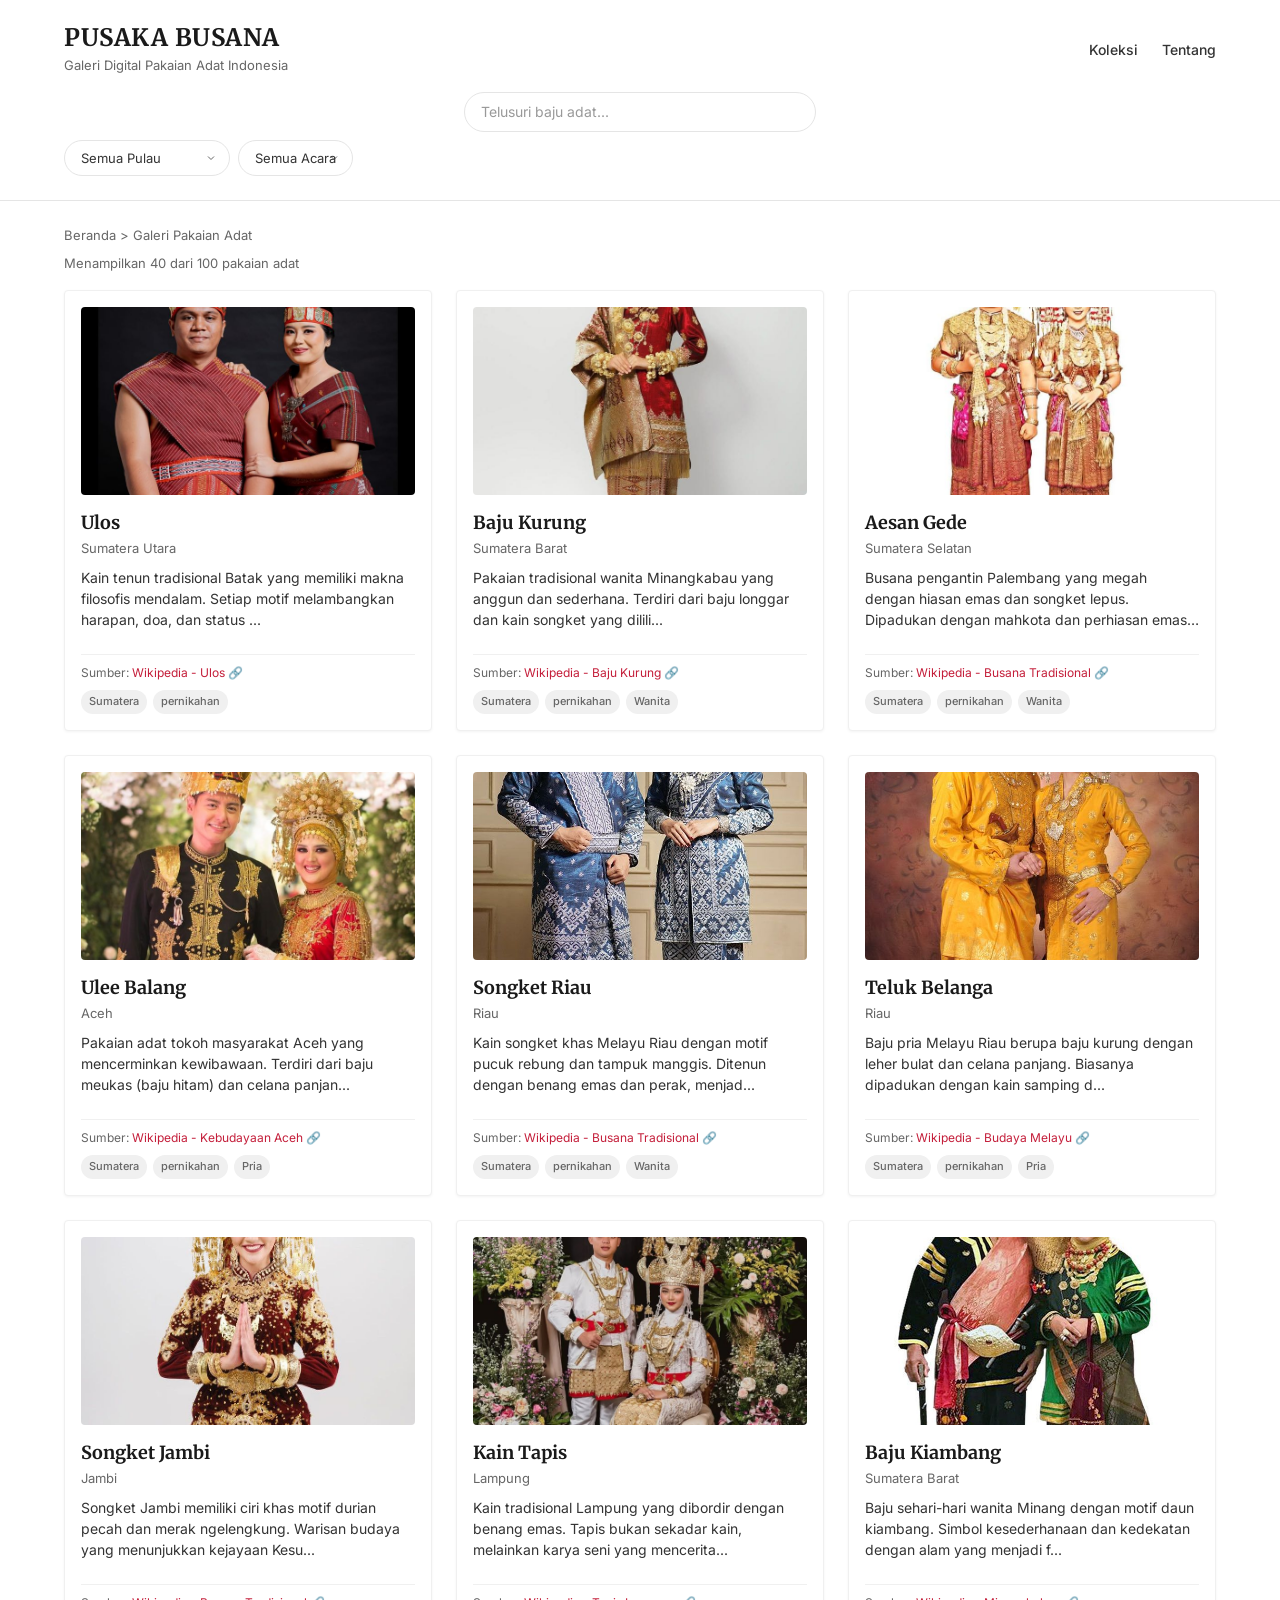
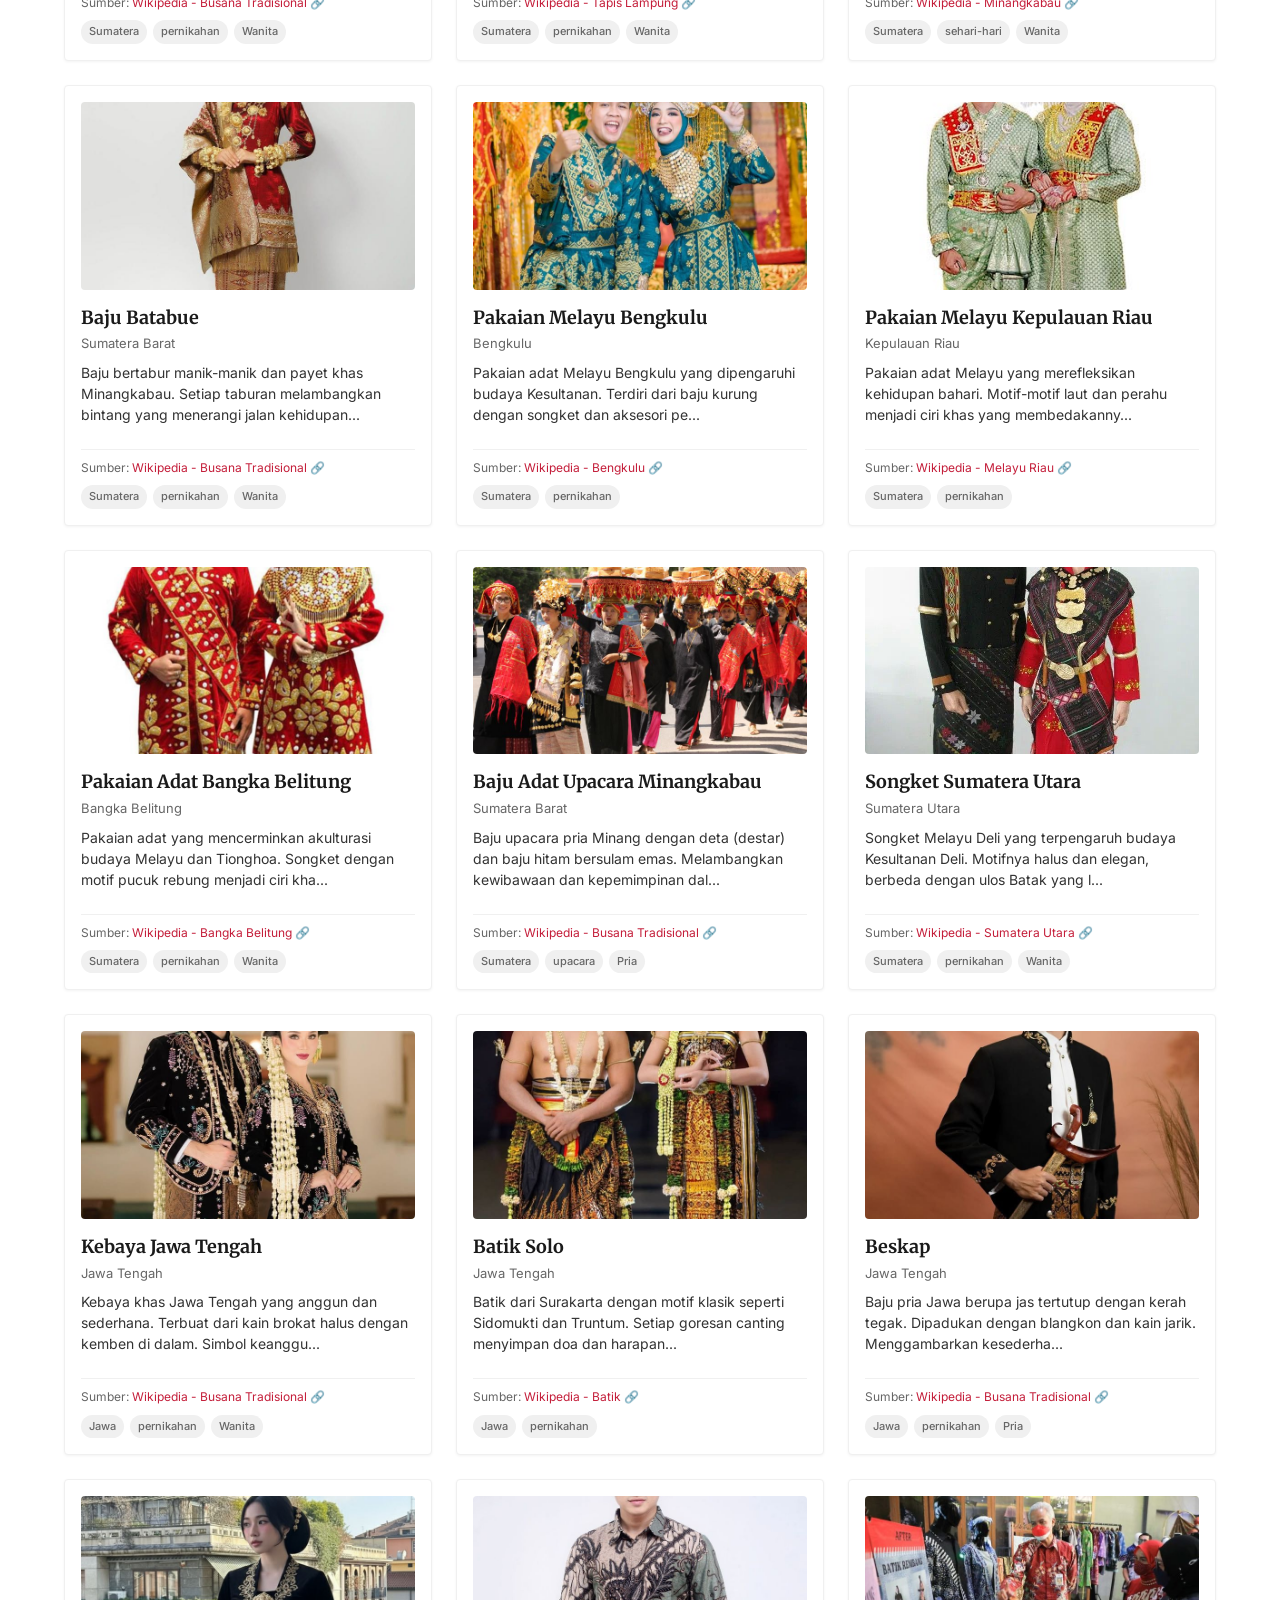
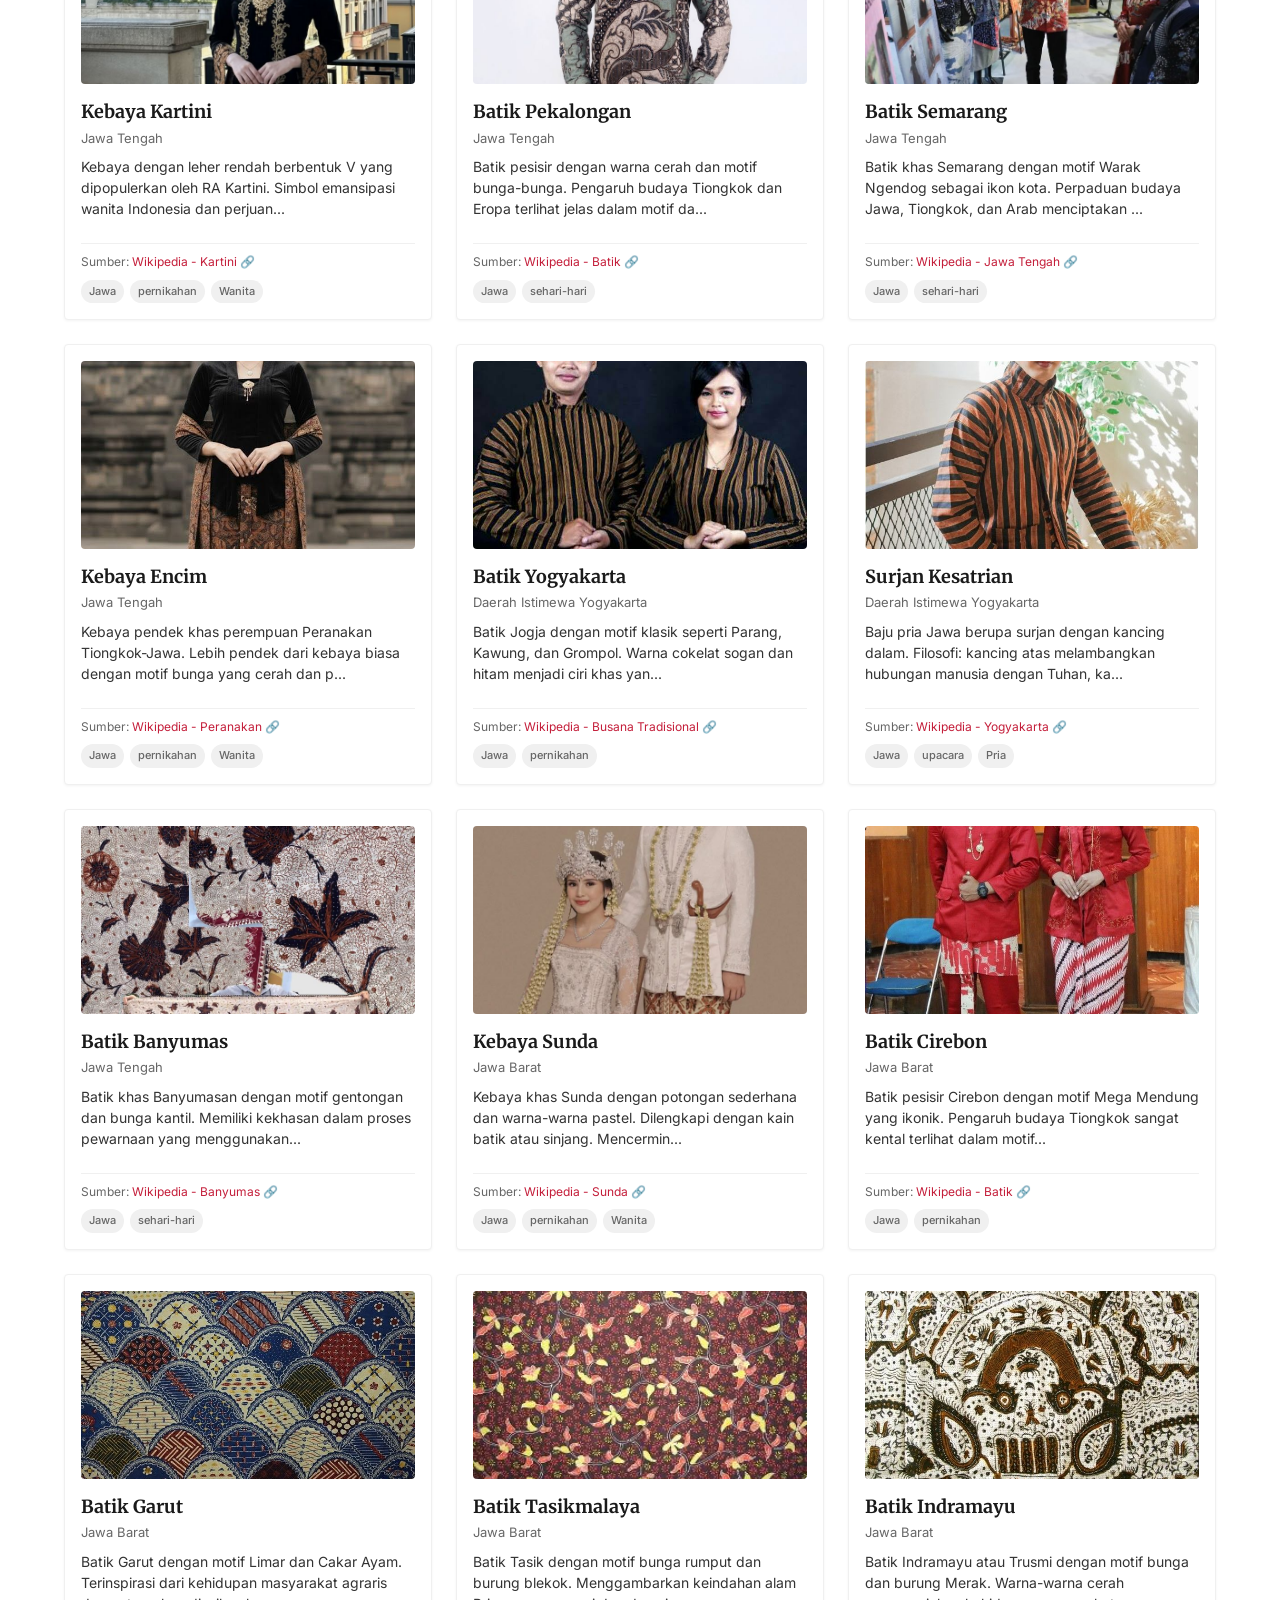
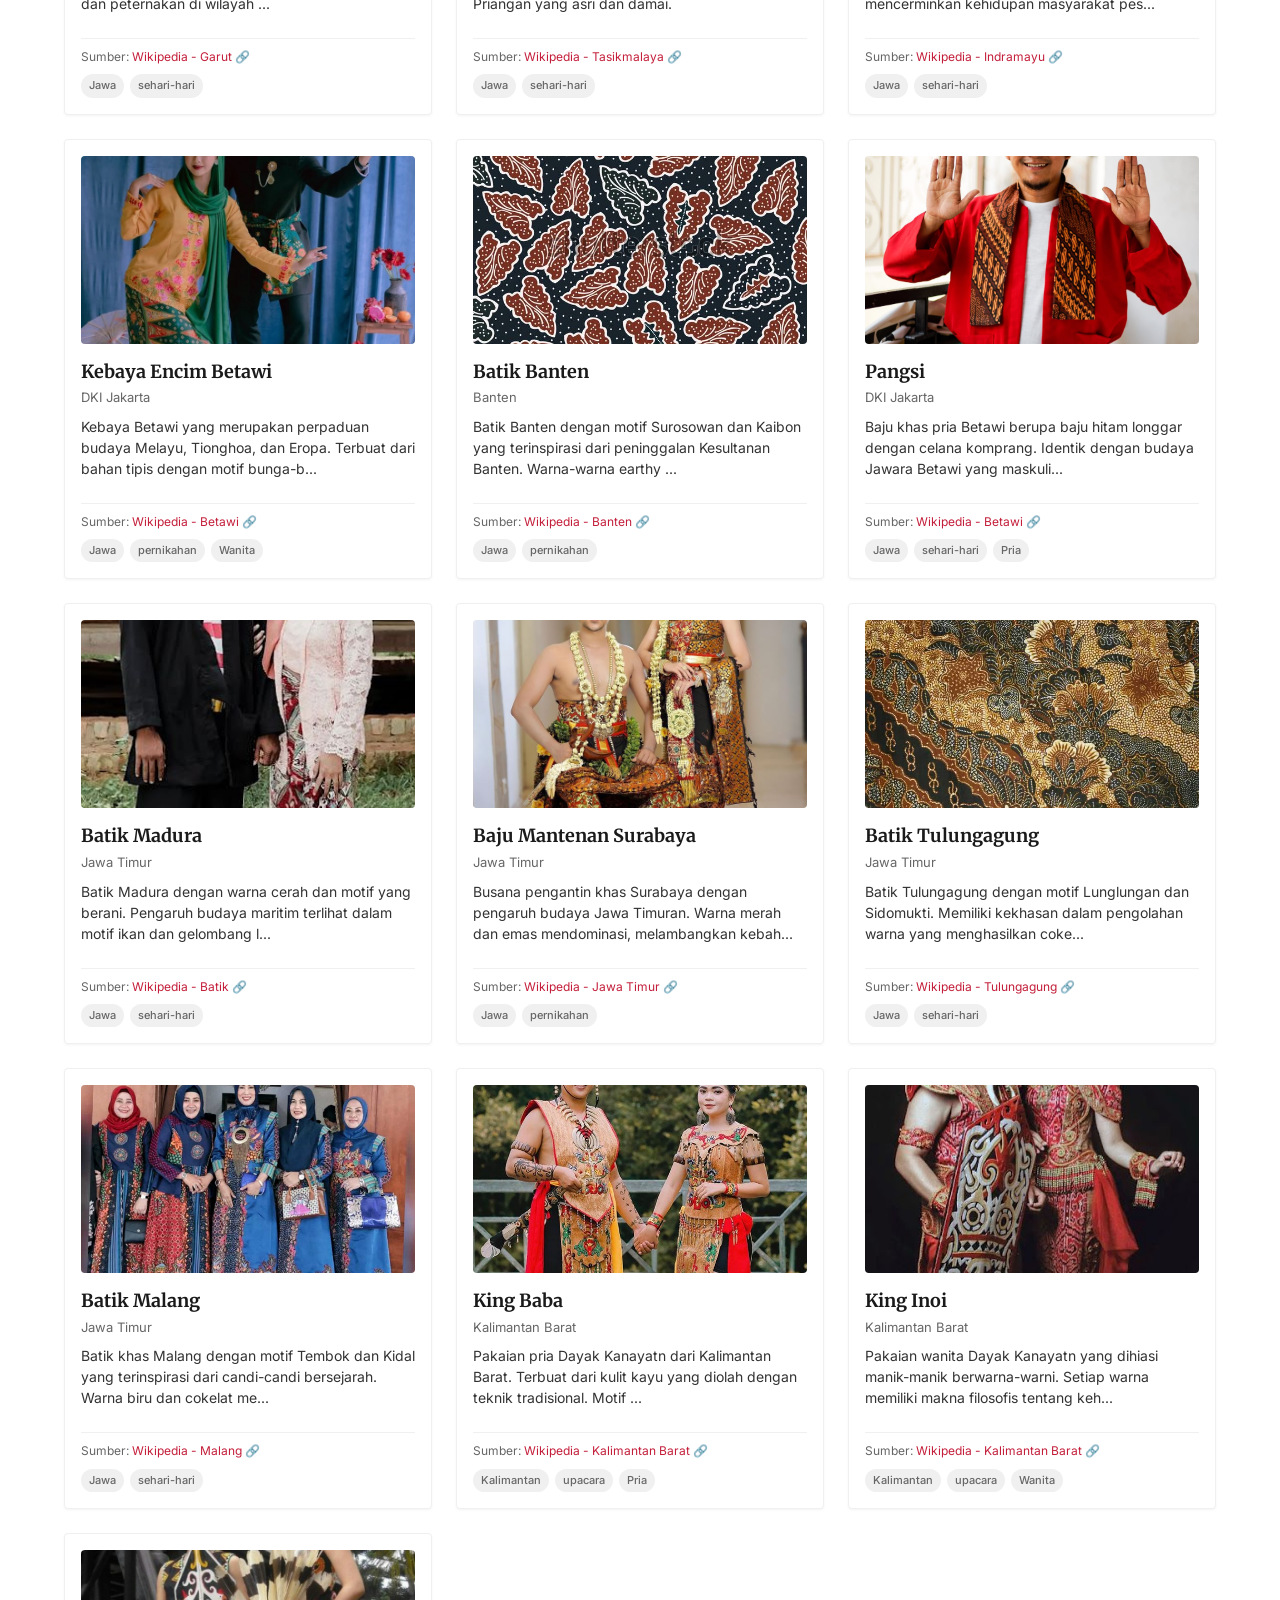
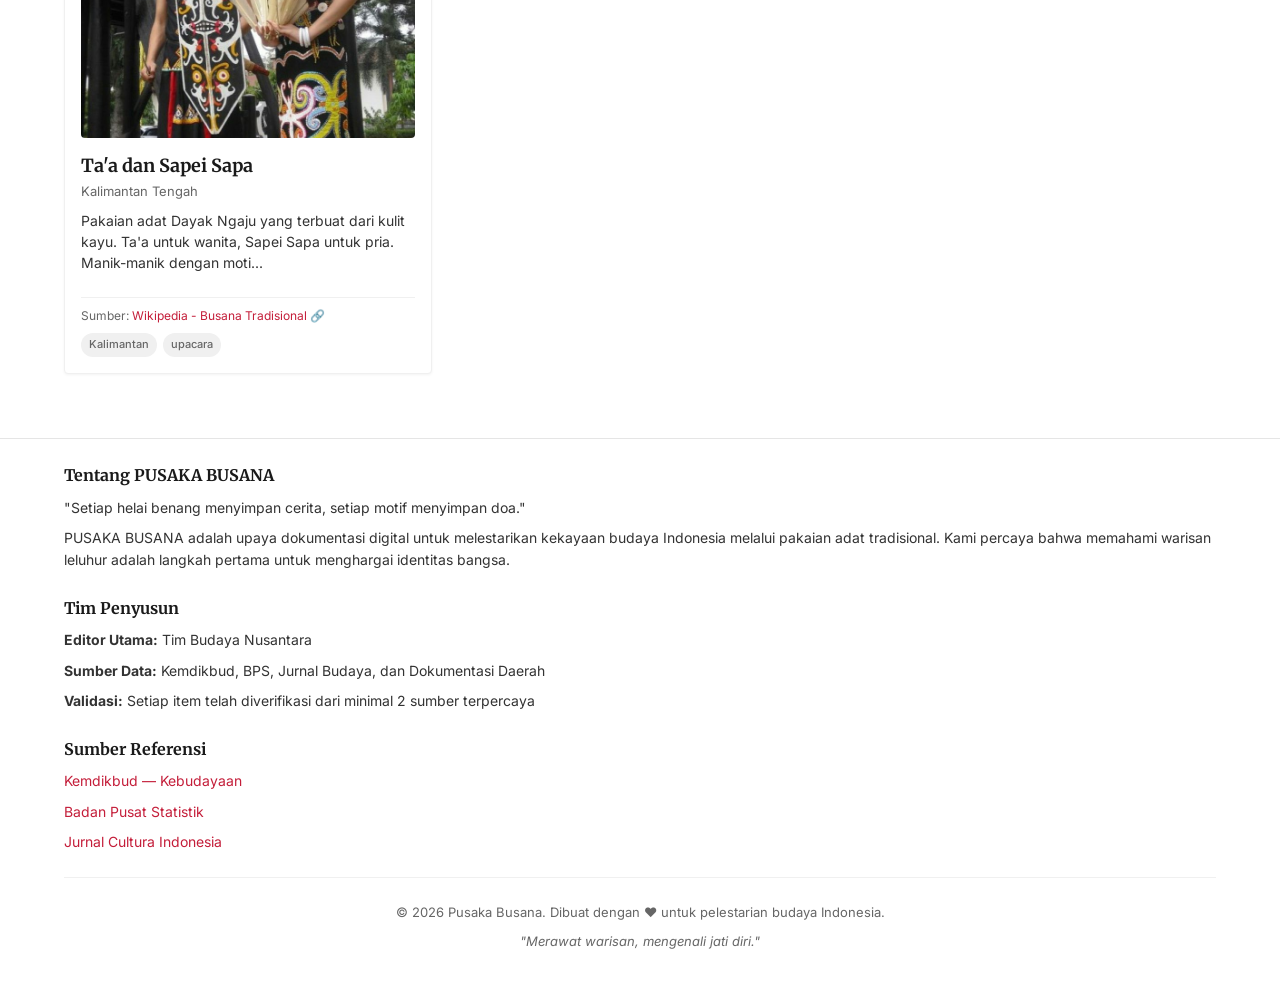
<file: index.html>
<!DOCTYPE html>
<html lang="id">
<head>
    <meta charset="UTF-8">
    <meta name="viewport" content="width=device-width, initial-scale=1.0">
    <title>PUSAKA BUSANA — Galeri Pakaian Adat Indonesia</title>
    <meta name="description" content="PUSAKA BUSANA — Galeri digital pakaian adat Indonesia. Menjaga warisan budaya melalui dokumentasi busana tradisional dari 34 provinsi.">
    <meta name="keywords" content="pakaian adat, busana tradisional, Indonesia, budaya, warisan, batik, kebaya, tenun">
    <meta name="author" content="Pusaka Busana">

    <!-- Canonical URL -->
    <link rel="canonical" href="https://pusaka-busana.vercel.app/">

    <!-- Favicon -->
    <link rel="icon" type="image/svg+xml" href="favicon.svg">
    <link rel="apple-touch-icon" href="apple-touch-icon.png">

    <!-- Open Graph / Social Media -->
    <meta property="og:type" content="website">
    <meta property="og:url" content="https://pusaka-busana.vercel.app/">
    <meta property="og:title" content="PUSAKA BUSANA — Galeri Pakaian Adat Indonesia">
    <meta property="og:description" content="Menjelajahi keindahan dan makna filosofis di balik pakaian tradisional Nusantara dari 34 provinsi.">
    <meta property="og:image" content="https://pusaka-busana.vercel.app/assets/images/ulos-sumut.jpeg">
    <meta property="og:locale" content="id_ID">
    <meta property="og:site_name" content="PUSAKA BUSANA">

    <!-- Twitter Card -->
    <meta name="twitter:card" content="summary_large_image">
    <meta name="twitter:url" content="https://pusaka-busana.vercel.app/">
    <meta name="twitter:title" content="PUSAKA BUSANA — Galeri Pakaian Adat Indonesia">
    <meta name="twitter:description" content="Menjelajahi keindahan dan makna filosofis di balik pakaian tradisional Nusantara dari 34 provinsi.">
    <meta name="twitter:image" content="https://pusaka-busana.vercel.app/assets/images/ulos-sumut.jpeg">

    <!-- Fonts & CSS -->
    <link rel="preconnect" href="https://fonts.googleapis.com">
    <link rel="preconnect" href="https://fonts.gstatic.com" crossorigin>
    <link href="https://fonts.googleapis.com/css2?family=Inter:wght@300;400;500;600&family=Merriweather:wght@400;700&display=swap" rel="stylesheet">
    <link rel="stylesheet" href="assets/css/style.css">

    <!-- Structured Data (JSON-LD) -->
    <script type="application/ld+json">
    {
      "@context": "https://schema.org",
      "@graph": [
        {
          "@type": "Organization",
          "@id": "https://pusaka-busana.vercel.app/#organization",
          "name": "Pusaka Busana",
          "url": "https://pusaka-busana.vercel.app/",
          "logo": "https://pusaka-busana.vercel.app/favicon.svg",
          "description": "Galeri digital untuk mendokumentasikan pakaian adat tradisional dari 34 provinsi Indonesia."
        },
        {
          "@type": "WebSite",
          "@id": "https://pusaka-busana.vercel.app/#website",
          "url": "https://pusaka-busana.vercel.app/",
          "name": "PUSAKA BUSANA",
          "description": "Galeri digital pakaian adat tradisional Indonesia.",
          "inLanguage": "id",
          "publisher": {
            "@id": "https://pusaka-busana.vercel.app/#organization"
          }
        },
        {
          "@type": "CollectionPage",
          "@id": "https://pusaka-busana.vercel.app/#collection",
          "url": "https://pusaka-busana.vercel.app/#koleksi",
          "name": "Koleksi Pakaian Adat Indonesia",
          "description": "Dokumentasi 100+ busana dan pakaian adat dari berbagai daerah di Nusantara.",
          "isPartOf": {
            "@id": "https://pusaka-busana.vercel.app/#website"
          }
        }
      ]
    }
    </script>
</head>
<body>
    <header class="site-header">
        <div class="header-container">
            <div class="header-brand">
                <h1 class="logo">PUSAKA BUSANA</h1>
                <p class="tagline">Galeri Digital Pakaian Adat Indonesia</p>
            </div>
            <nav class="header-nav" aria-label="Navigasi Utama">
                <a href="#koleksi">Koleksi</a>
                <a href="#tentang">Tentang</a>
            </nav>
        </div>
        <div class="search-container">
            <input type="text" class="search-input" id="searchInput" placeholder="Telusuri baju adat..." aria-label="Cari pakaian adat">
        </div>
        <div class="filter-container" id="filterContainer">
            <select class="filter-select" id="islandFilter" aria-label="Filter berdasarkan pulau">
                <option value="">Semua Pulau</option>
                <option value="Sumatera">Sumatera</option>
                <option value="Jawa">Jawa</option>
                <option value="Kalimantan">Kalimantan</option>
                <option value="Sulawesi">Sulawesi</option>
                <option value="Bali & Nusa Tenggara">Bali & Nusa Tenggara</option>
                <option value="Maluku">Maluku</option>
                <option value="Papua">Papua</option>
            </select>
            <select class="filter-select" id="occasionFilter" aria-label="Filter berdasarkan acara">
                <option value="">Semua Acara</option>
                <option value="pernikahan">Pernikahan</option>
                <option value="upacara">Upacara</option>
                <option value="sehari-hari">Sehari-hari</option>
                <option value="kematian">Kematian</option>
                <option value="festival">Festival</option>
            </select>
        </div>
    </header>

    <main class="main-content" id="koleksi">
        <div class="container">
            <nav class="breadcrumb-nav" aria-label="Breadcrumb" style="margin-bottom: var(--spacing-sm); font-size: 13px; color: var(--color-text-secondary);">
                <span>Beranda</span> &gt; <span>Galeri Pakaian Adat</span>
            </nav>
            <div class="results-info" id="resultsInfo">
                Menampilkan <span id="visibleCount">0</span> dari <span id="totalCount">0</span> pakaian adat
            </div>
            <div class="content-grid" id="contentGrid">
                <!-- Cards injected by JavaScript -->
            </div>
            <div class="loading-indicator" id="loadingIndicator">
                <div class="loading-spinner"></div>
                <p>Memuat warisan budaya...</p>
            </div>
            <div class="end-message" id="endMessage">
                <p>— Anda telah mencapai akhir koleksi —</p>
            </div>
        </div>
    </main>

    <!-- DETAIL MODAL -->
    <div class="modal-overlay" id="modalOverlay" aria-hidden="true">
        <div class="modal-container" role="dialog" aria-modal="true" aria-labelledby="modalTitle">
            <button class="modal-close" id="modalClose" aria-label="Tutup detail">
                <svg width="24" height="24" viewBox="0 0 24 24" fill="none" stroke="currentColor" stroke-width="2" stroke-linecap="round" stroke-linejoin="round"><line x1="18" y1="6" x2="6" y2="18"/><line x1="6" y1="6" x2="18" y2="18"/></svg>
            </button>
            <div class="modal-content" id="modalContent">
                <!-- Content injected by JavaScript -->
            </div>
        </div>
    </div>

    <footer class="site-footer" id="tentang">
        <div class="footer-container">
            <div class="footer-about" id="about">
                <h3>Tentang PUSAKA BUSANA</h3>
                <p>
                    "Setiap helai benang menyimpan cerita, setiap motif menyimpan doa."
                </p>
                <p>
                    PUSAKA BUSANA adalah upaya dokumentasi digital untuk melestarikan kekayaan budaya Indonesia 
                    melalui pakaian adat tradisional. Kami percaya bahwa memahami warisan leluhur adalah langkah 
                    pertama untuk menghargai identitas bangsa.
                </p>
            </div>
            <div class="footer-editor">
                <h3>Tim Penyusun</h3>
                <p><strong>Editor Utama:</strong> Tim Budaya Nusantara</p>
                <p><strong>Sumber Data:</strong> Kemdikbud, BPS, Jurnal Budaya, dan Dokumentasi Daerah</p>
                <p><strong>Validasi:</strong> Setiap item telah diverifikasi dari minimal 2 sumber terpercaya</p>
            </div>
            <div class="footer-sources">
                <h3>Sumber Referensi</h3>
                <ul>
                    <li><a href="https://budaya.kemdikbud.go.id/" target="_blank" rel="noopener">Kemdikbud — Kebudayaan</a></li>
                    <li><a href="https://www.bps.go.id/" target="_blank" rel="noopener">Badan Pusat Statistik</a></li>
                    <li><a href="https://jurnalcultura.com/" target="_blank" rel="noopener">Jurnal Cultura Indonesia</a></li>
                </ul>
            </div>
            <div class="footer-bottom">
                <p>&copy; 2026 Pusaka Busana. Dibuat dengan ❤️ untuk pelestarian budaya Indonesia.</p>
                <p class="footer-note">"Merawat warisan, mengenali jati diri."</p>
            </div>
        </div>
    </footer>

    <script src="assets/data/clothing-data.js"></script>
    <script src="assets/data/image-mapping.js"></script>
    <script src="assets/js/main.js"></script>
</body>
</html>
</file>
<file: assets/css/style.css>
/* ===================================
   PUSAKA BUSANA — Main Stylesheet
   Classic, Clean, Elegant
   Mobile-First Responsive Design
   =================================== */

:root {
  --color-bg: #FFFFFF;
  --color-text: #1A1A1A;
  --color-text-secondary: #666666;
  --color-text-body: #333333;
  --color-accent: #C41E3A;
  --color-border: #E5E5E5;
  --color-card-bg: #FFFFFF;
  --color-light-gray: #F0F0F0;
  --font-primary: 'Inter', -apple-system, BlinkMacSystemFont, 'Segoe UI', sans-serif;
  --font-serif: 'Merriweather', Georgia, serif;
  --spacing-sm: 8px;
  --spacing-md: 16px;
  --spacing-lg: 24px;
  --spacing-xl: 32px;
  --radius-sm: 4px;
  --radius-md: 8px;
  --radius-pill: 20px;
  --shadow-sm: 0 1px 3px rgba(0,0,0,0.05);
  --shadow-hover: 0 4px 12px rgba(0,0,0,0.1);
  --max-width: 1200px;
  --transition: 0.2s ease;
  --safe-area-top: env(safe-area-inset-top, 0px);
  --safe-area-bottom: env(safe-area-inset-bottom, 0px);
}

* {
  margin: 0;
  padding: 0;
  box-sizing: border-box;
  -webkit-tap-highlight-color: transparent;
}

html {
  scroll-behavior: smooth;
  -webkit-text-size-adjust: 100%;
}

body {
  font-family: var(--font-primary);
  background-color: var(--color-bg);
  color: var(--color-text-body);
  line-height: 1.6;
  font-size: 15px;
  -webkit-font-smoothing: antialiased;
  -moz-osx-font-smoothing: grayscale;
  overflow-x: hidden;
}

/* ====================
   HEADER
   ==================== */

.site-header {
  background: var(--color-bg);
  border-bottom: 1px solid var(--color-border);
  padding: var(--spacing-md) 0;
  padding-top: calc(var(--spacing-md) + var(--safe-area-top));
  position: sticky;
  top: 0;
  z-index: 100;
}

.header-container {
  max-width: var(--max-width);
  margin: 0 auto;
  padding: 0 var(--spacing-md);
  display: flex;
  align-items: center;
  justify-content: space-between;
  flex-wrap: wrap;
  gap: var(--spacing-sm);
}

.header-brand {
  flex: 1;
  min-width: 0;
}

.logo {
  font-family: var(--font-serif);
  font-size: 20px;
  font-weight: 700;
  color: var(--color-text);
  letter-spacing: 0.5px;
  margin: 0;
  line-height: 1.2;
}

.tagline {
  font-size: 12px;
  color: var(--color-text-secondary);
  margin: 2px 0 0 0;
  font-weight: 400;
}

.header-nav {
  display: flex;
  gap: var(--spacing-md);
  flex-shrink: 0;
}

.header-nav a {
  color: var(--color-text-body);
  text-decoration: none;
  font-size: 14px;
  font-weight: 500;
  transition: color var(--transition);
  padding: 4px 0;
}

.header-nav a:hover {
  color: var(--color-accent);
}

.header-nav a:active {
  color: var(--color-accent);
}

/* ====================
   SEARCH BAR
   ==================== */

.search-container {
  max-width: 400px;
  margin: var(--spacing-sm) auto 0;
  padding: 0 var(--spacing-md);
  width: 100%;
}

.search-input {
  width: 100%;
  height: 40px;
  padding: var(--spacing-sm) var(--spacing-md);
  border: 1px solid var(--color-border);
  border-radius: var(--radius-pill);
  font-size: 14px;
  background: var(--color-bg);
  color: var(--color-text);
  transition: border-color var(--transition);
  font-family: var(--font-primary);
  -webkit-appearance: none;
}

.search-input::placeholder {
  color: #999999;
}

.search-input:focus {
  outline: none;
  border-color: var(--color-accent);
}

/* ====================
   FILTERS
   ==================== */

.filter-container {
  max-width: var(--max-width);
  margin: var(--spacing-sm) auto 0;
  padding: 0 var(--spacing-md);
  display: flex;
  gap: var(--spacing-sm);
  flex-wrap: wrap;
}

.filter-select {
  height: 36px;
  padding: 0 var(--spacing-md);
  border: 1px solid var(--color-border);
  border-radius: var(--radius-pill);
  font-size: 13px;
  background: var(--color-bg);
  color: var(--color-text-body);
  cursor: pointer;
  font-family: var(--font-primary);
  transition: border-color var(--transition);
  -webkit-appearance: none;
  appearance: none;
  background-image: url("data:image/svg+xml,%3Csvg xmlns='http://www.w3.org/2000/svg' width='12' height='12' viewBox='0 0 24 24' fill='none' stroke='%23666' stroke-width='2'%3E%3Cpath d='M6 9l6 6 6-6'/%3E%3C/svg%3E");
  background-repeat: no-repeat;
  background-position: right 12px center;
  padding-right: 32px;
}

.filter-select:focus {
  outline: none;
  border-color: var(--color-accent);
}

.filter-select:active {
  border-color: var(--color-accent);
}

/* ====================
   MAIN CONTENT
   ==================== */

.main-content {
  max-width: var(--max-width);
  margin: 0 auto;
  padding: var(--spacing-md) var(--spacing-md) calc(var(--spacing-xl) * 3);
}

.container {
  width: 100%;
}

.results-info {
  font-size: 13px;
  color: var(--color-text-secondary);
  margin-bottom: var(--spacing-md);
}

/* ====================
   GRID LAYOUT
   ==================== */

.content-grid {
  display: grid;
  grid-template-columns: repeat(auto-fill, minmax(280px, 1fr));
  gap: var(--spacing-md);
  padding: 0;
}

/* ====================
   CARD COMPONENT
   ==================== */

.card {
  background: var(--color-card-bg);
  border: 1px solid var(--color-light-gray);
  border-radius: var(--radius-sm);
  box-shadow: var(--shadow-sm);
  padding: var(--spacing-md);
  transition: box-shadow var(--transition);
  display: flex;
  flex-direction: column;
  -webkit-user-select: none;
  user-select: none;
}

.card:hover {
  box-shadow: var(--shadow-hover);
}

.card:active {
  box-shadow: 0 2px 8px rgba(0,0,0,0.08);
}

.card-image {
  width: 100%;
  aspect-ratio: 16 / 9;
  object-fit: cover;
  border-radius: var(--radius-sm);
  margin-bottom: var(--spacing-md);
  background-color: var(--color-light-gray);
  display: block;
}

.card-title {
  font-family: var(--font-serif);
  font-size: 18px;
  font-weight: 700;
  color: var(--color-text);
  margin: 0 0 4px 0;
  line-height: 1.3;
}

.card-province {
  font-size: 13px;
  color: var(--color-text-secondary);
  margin: 0 0 var(--spacing-sm) 0;
  font-weight: 400;
}

.card-description {
  font-size: 14px;
  color: var(--color-text-body);
  line-height: 1.5;
  margin: 0 0 var(--spacing-md) 0;
  display: -webkit-box;
  -webkit-line-clamp: 3;
  -webkit-box-orient: vertical;
  overflow: hidden;
}

.card-divider {
  height: 1px;
  background: var(--color-light-gray);
  margin: var(--spacing-sm) 0;
  border: none;
}

.card-source {
  font-size: 12px;
  color: var(--color-text-secondary);
  margin: 0 0 var(--spacing-sm) 0;
  word-break: break-word;
}

.card-source a {
  color: var(--color-accent);
  text-decoration: none;
}

.card-source a:hover {
  text-decoration: underline;
}

.card-source a:active {
  text-decoration: underline;
}

.card-tags {
  display: flex;
  flex-wrap: wrap;
  gap: 6px;
  margin-top: auto;
}

.card-tag {
  font-size: 11px;
  padding: 3px 8px;
  background: var(--color-light-gray);
  color: var(--color-text-secondary);
  border-radius: var(--radius-pill);
  font-weight: 500;
  white-space: nowrap;
}

/* ====================
   LOADING & END MESSAGES
   ==================== */

.loading-indicator {
  text-align: center;
  padding: var(--spacing-xl) var(--spacing-md);
  display: none;
}

.loading-indicator.visible {
  display: block;
}

.loading-spinner {
  width: 32px;
  height: 32px;
  border: 2px solid var(--color-light-gray);
  border-top-color: var(--color-accent);
  border-radius: 50%;
  margin: 0 auto var(--spacing-md);
  animation: spin 0.8s linear infinite;
}

@keyframes spin {
  to { transform: rotate(360deg); }
}

.loading-indicator p {
  font-size: 13px;
  color: var(--color-text-secondary);
}

.end-message {
  text-align: center;
  padding: var(--spacing-xl) var(--spacing-md);
  display: none;
}

.end-message.visible {
  display: block;
}

.end-message p {
  font-size: 13px;
  color: var(--color-text-secondary);
  font-style: italic;
}

/* ====================
   FOOTER
   ==================== */

.site-footer {
  background: var(--color-bg);
  border-top: 1px solid var(--color-border);
  padding: var(--spacing-lg) 0;
  padding-bottom: calc(var(--spacing-lg) + var(--safe-area-bottom));
  scroll-margin-top: 80px;
}

.site-footer[id] {
  scroll-margin-top: 80px;
}

.footer-container {
  max-width: var(--max-width);
  margin: 0 auto;
  padding: 0 var(--spacing-md);
}

.footer-about,
.footer-editor,
.footer-sources {
  margin-bottom: var(--spacing-lg);
}

.footer-about[id] {
  scroll-margin-top: 80px;
}

.site-footer h3 {
  font-family: var(--font-serif);
  font-size: 16px;
  font-weight: 700;
  color: var(--color-text);
  margin: 0 0 var(--spacing-sm) 0;
}

.site-footer p {
  font-size: 14px;
  color: var(--color-text-body);
  line-height: 1.6;
  margin: var(--spacing-sm) 0;
}

.site-footer a {
  color: var(--color-accent);
  text-decoration: none;
}

.site-footer a:hover {
  text-decoration: underline;
}

.site-footer a:active {
  color: #a01830;
}

.site-footer ul {
  list-style: none;
  padding: 0;
  margin: var(--spacing-sm) 0;
}

.site-footer ul li {
  font-size: 14px;
  margin: var(--spacing-sm) 0;
}

.footer-bottom {
  border-top: 1px solid var(--color-light-gray);
  padding-top: var(--spacing-md);
  margin-top: var(--spacing-lg);
  text-align: center;
}

.footer-bottom p {
  font-size: 13px;
  color: var(--color-text-secondary);
  margin: var(--spacing-sm) 0;
}

.footer-note {
  font-style: italic;
}

/* ====================
   HIGHLIGHT SEARCH MATCH
   ==================== */

mark {
  background: #FFF3CD;
  color: var(--color-text);
  padding: 1px 3px;
  border-radius: 2px;
}

/* ====================
   DETAIL MODAL
   ==================== */

.modal-overlay {
  position: fixed;
  top: 0;
  left: 0;
  right: 0;
  bottom: 0;
  background: rgba(0, 0, 0, 0.7);
  z-index: 1000;
  display: none;
  align-items: flex-start;
  justify-content: center;
  padding: 20px;
  padding-top: calc(20px + var(--safe-area-top));
  padding-bottom: calc(20px + var(--safe-area-bottom));
  overflow-y: auto;
  -webkit-overflow-scrolling: touch;
}

.modal-overlay.visible {
  display: flex;
}

.modal-container {
  background: var(--color-bg);
  border-radius: var(--radius-sm);
  max-width: 800px;
  width: 100%;
  position: relative;
  box-shadow: 0 10px 40px rgba(0, 0, 0, 0.2);
  animation: modalSlideIn 0.3s ease;
  margin: auto;
}

@keyframes modalSlideIn {
  from {
    opacity: 0;
    transform: translateY(-20px);
  }
  to {
    opacity: 1;
    transform: translateY(0);
  }
}

.modal-close {
  position: absolute;
  top: 12px;
  right: 12px;
  width: 40px;
  height: 40px;
  border: 1px solid var(--color-border);
  border-radius: 50%;
  background: var(--color-bg);
  cursor: pointer;
  display: flex;
  align-items: center;
  justify-content: center;
  color: var(--color-text);
  transition: all var(--transition);
  z-index: 10;
  -webkit-tap-highlight-color: transparent;
}

.modal-close:hover {
  background: var(--color-accent);
  border-color: var(--color-accent);
  color: white;
}

.modal-close:active {
  transform: scale(0.95);
  background: var(--color-accent);
  border-color: var(--color-accent);
  color: white;
}

.modal-content {
  padding: 0;
}

.modal-header {
  padding: var(--spacing-lg) var(--spacing-lg) 0;
  padding-right: 60px;
}

.modal-title {
  font-family: var(--font-serif);
  font-size: 24px;
  font-weight: 700;
  color: var(--color-text);
  margin: 0 0 8px 0;
  line-height: 1.3;
}

.modal-subtitle {
  font-size: 14px;
  color: var(--color-text-secondary);
  margin: 0 0 var(--spacing-md) 0;
}

.modal-image {
  width: 100%;
  aspect-ratio: 16 / 9;
  object-fit: cover;
  margin: 0;
  border-radius: 0;
  display: block;
}

.modal-body {
  padding: var(--spacing-lg) var(--spacing-lg) calc(var(--spacing-lg) * 2);
}

.modal-section {
  margin-bottom: var(--spacing-lg);
}

.modal-section:last-child {
  margin-bottom: 0;
}

.modal-section-title {
  font-family: var(--font-serif);
  font-size: 16px;
  font-weight: 700;
  color: var(--color-text);
  margin: 0 0 var(--spacing-sm) 0;
  padding-bottom: var(--spacing-sm);
  border-bottom: 2px solid var(--color-accent);
  display: inline-block;
}

.modal-description {
  font-size: 15px;
  line-height: 1.8;
  color: var(--color-text-body);
  margin: 0;
  text-align: justify;
}

.modal-quote {
  font-family: var(--font-serif);
  font-size: 15px;
  font-style: italic;
  color: var(--color-text-secondary);
  margin: var(--spacing-md) 0;
  padding: var(--spacing-md);
  border-left: 4px solid var(--color-accent);
  background: var(--color-light-gray);
  line-height: 1.6;
}

.modal-info-grid {
  display: grid;
  grid-template-columns: repeat(auto-fit, minmax(180px, 1fr));
  gap: var(--spacing-md);
  margin: var(--spacing-md) 0 0;
}

.modal-info-item {
  padding: var(--spacing-md);
  background: var(--color-light-gray);
  border-radius: var(--radius-sm);
}

.modal-info-label {
  font-size: 11px;
  color: var(--color-text-secondary);
  text-transform: uppercase;
  letter-spacing: 0.5px;
  margin: 0 0 4px 0;
  font-weight: 600;
}

.modal-info-value {
  font-size: 14px;
  color: var(--color-text);
  margin: 0;
  font-weight: 500;
}

.modal-tags {
  display: flex;
  flex-wrap: wrap;
  gap: 8px;
  margin-top: var(--spacing-md);
}

.modal-tag {
  font-size: 13px;
  padding: 6px 12px;
  background: var(--color-light-gray);
  color: var(--color-text-secondary);
  border-radius: var(--radius-pill);
  font-weight: 500;
  white-space: nowrap;
}

.modal-tag.accent {
  background: var(--color-accent);
  color: white;
}

.modal-sources {
  margin-top: var(--spacing-md);
}

.modal-source-item {
  font-size: 14px;
  margin: var(--spacing-sm) 0;
  word-break: break-word;
}

.modal-source-item a {
  color: var(--color-accent);
  text-decoration: none;
}

.modal-source-item a:hover {
  text-decoration: underline;
}

.modal-source-item a:active {
  color: #a01830;
}

.modal-verified {
  display: inline-flex;
  align-items: center;
  gap: 4px;
  font-size: 12px;
  color: #28a745;
  font-weight: 600;
}

/* ====================
   RESPONSIVE - TABLET (768px+)
   ==================== */

@media (min-width: 768px) {
  .site-header {
    padding: var(--spacing-lg) 0;
  }

  .header-container {
    flex-direction: row;
    flex-wrap: wrap;
    align-items: center;
    justify-content: space-between;
    gap: var(--spacing-md);
    padding: 0 var(--spacing-lg);
  }

  .header-brand {
    flex: 0 0 auto;
  }

  .logo {
    font-size: 24px;
  }

  .tagline {
    display: block;
    font-size: 13px;
  }

  .header-nav {
    gap: var(--spacing-lg);
  }

  .search-container {
    max-width: 400px;
    margin: var(--spacing-md) auto 0;
    padding: 0 var(--spacing-lg);
  }

  .search-input {
    height: 40px;
    font-size: 14px;
    padding: var(--spacing-sm) var(--spacing-md);
  }

  .filter-container {
    max-width: var(--max-width);
    margin: var(--spacing-sm) auto 0;
    padding: 0 var(--spacing-lg);
    flex-direction: row;
    flex-wrap: wrap;
    justify-content: flex-start;
  }

  .filter-select {
    height: 36px;
    font-size: 13px;
    padding: 0 var(--spacing-md);
  }

  .main-content {
    padding: var(--spacing-lg) var(--spacing-lg) calc(var(--spacing-xl) * 2);
  }

  .content-grid {
    grid-template-columns: repeat(2, 1fr);
    gap: var(--spacing-lg);
  }

  .card {
    padding: var(--spacing-md);
  }

  .results-info {
    font-size: 13px;
  }

  .modal-overlay {
    padding: 40px 20px;
  }

  .modal-container {
    margin: 0 auto;
  }

  .modal-header {
    padding: var(--spacing-lg) var(--spacing-lg) 0;
    padding-right: 60px;
  }

  .modal-title {
    font-size: 28px;
  }

  .modal-subtitle {
    font-size: 15px;
  }

  .modal-body {
    padding: var(--spacing-lg) var(--spacing-lg) calc(var(--spacing-lg) * 2);
  }

  .modal-section-title {
    font-size: 18px;
  }

  .modal-description {
    font-size: 15px;
  }

  .modal-quote {
    font-size: 16px;
  }

  .modal-info-grid {
    grid-template-columns: repeat(auto-fit, minmax(200px, 1fr));
  }

  .modal-info-value {
    font-size: 15px;
  }

  .footer-container {
    padding: 0 var(--spacing-lg);
  }
}

/* ====================
   RESPONSIVE - DESKTOP (1024px+)
   ==================== */

@media (min-width: 1024px) {
  .content-grid {
    grid-template-columns: repeat(3, 1fr);
  }

  .card:hover {
    box-shadow: var(--shadow-hover);
    transform: translateY(-2px);
  }

  .modal-container {
    max-width: 800px;
  }
}

/* ====================
   RESPONSIVE - LARGE DESKTOP (1280px+)
   ==================== */

@media (min-width: 1280px) {
  .content-grid {
    grid-template-columns: repeat(3, 1fr);
    gap: var(--spacing-lg);
  }
}

/* ====================
   RESPONSIVE - MOBILE (< 768px)
   ==================== */

@media (max-width: 767px) {
  /* Compact Header Mobile */
  .site-header {
    padding: var(--spacing-sm) 0;
  }

  .header-container {
    flex-direction: row;
    flex-wrap: wrap;
    align-items: center;
    gap: var(--spacing-sm);
    padding: 0 var(--spacing-md);
  }

  .header-brand {
    flex: 0 0 auto;
  }

  .logo {
    font-size: 16px;
    margin: 0;
  }

  .tagline {
    display: none; /* Hide tagline on mobile */
  }

  .header-nav {
    margin-left: auto;
    gap: var(--spacing-md);
  }

  .header-nav a {
    font-size: 13px;
    padding: 4px 0;
  }

  .search-container {
    max-width: 100%;
    margin-top: var(--spacing-sm);
    padding: 0;
  }

  .search-input {
    height: 36px;
    font-size: 13px;
    padding: 6px 14px;
  }

  .filter-container {
    flex-direction: row;
    flex-wrap: nowrap;
    width: 100%;
    gap: 6px;
    margin-top: var(--spacing-sm);
    padding: 0;
    overflow-x: auto;
    -webkit-overflow-scrolling: touch;
    scrollbar-width: none;
    padding-bottom: 4px;
  }

  .filter-container::-webkit-scrollbar {
    display: none;
  }

  .filter-select {
    flex: 0 0 auto;
    width: auto;
    min-width: 120px;
    height: 34px;
    font-size: 12px;
    padding: 0 28px 0 10px;
    white-space: nowrap;
  }

  /* Compact Results Info */
  .results-info {
    font-size: 11px;
    margin-bottom: var(--spacing-sm);
  }

  /* Grid Mobile */
  .content-grid {
    grid-template-columns: 1fr;
    gap: var(--spacing-md);
  }

  .card {
    padding: var(--spacing-sm);
  }

  .card-title {
    font-size: 16px;
  }

  .card-description {
    font-size: 13px;
    -webkit-line-clamp: 2;
  }

  .card-image {
    margin-bottom: var(--spacing-sm);
  }

  .main-content {
    padding: var(--spacing-sm) var(--spacing-md) calc(var(--spacing-xl) * 2);
  }

  /* Modal Mobile */
  .modal-container {
    max-width: 100%;
    margin: 0;
    border-radius: 0;
    min-height: 100vh;
    max-height: 100vh;
    overflow-y: auto;
    -webkit-overflow-scrolling: touch;
  }

  .modal-overlay {
    padding: 0;
    padding-top: var(--safe-area-top);
    padding-bottom: var(--safe-area-bottom);
  }

  .modal-close {
    top: calc(8px + var(--safe-area-top));
    right: 8px;
    width: 36px;
    height: 36px;
  }

  .modal-header {
    padding: var(--spacing-md) var(--spacing-md) 0;
    padding-right: 50px;
  }

  .modal-title {
    font-size: 22px;
  }

  .modal-subtitle {
    font-size: 14px;
  }

  .modal-body {
    padding: var(--spacing-md) var(--spacing-md) calc(var(--spacing-lg) * 2);
  }

  .modal-section {
    margin-bottom: var(--spacing-md);
  }

  .modal-section-title {
    font-size: 15px;
  }

  .modal-description {
    font-size: 14px;
    line-height: 1.7;
    text-align: left;
  }

  .modal-quote {
    font-size: 14px;
    padding: var(--spacing-md);
    margin: var(--spacing-md) 0;
    line-height: 1.6;
  }

  .modal-info-grid {
    grid-template-columns: 1fr;
    gap: var(--spacing-sm);
  }

  .modal-info-item {
    padding: var(--spacing-sm);
  }

  .modal-info-label {
    font-size: 11px;
  }

  .modal-info-value {
    font-size: 14px;
  }

  .modal-tags {
    gap: 6px;
  }

  .modal-tag {
    font-size: 12px;
    padding: 5px 10px;
  }

  .modal-source-item {
    font-size: 13px;
  }

  .footer-container {
    padding: 0 var(--spacing-md);
  }
}

/* ====================
   RESPONSIVE - SMALL MOBILE (< 480px)
   ==================== */

@media (max-width: 479px) {
  body {
    font-size: 14px;
  }

  .logo {
    font-size: 18px;
  }

  .tagline {
    font-size: 11px;
  }

  .header-nav a {
    font-size: 13px;
  }

  .search-input {
    height: 38px;
    font-size: 13px;
    padding: 6px 14px;
  }

  .filter-select {
    height: 38px;
    font-size: 12px;
  }

  .content-grid {
    gap: var(--spacing-sm);
  }

  .card {
    padding: 10px;
  }

  .card-title {
    font-size: 15px;
  }

  .card-province {
    font-size: 12px;
  }

  .card-description {
    font-size: 13px;
    -webkit-line-clamp: 2;
  }

  .card-tag {
    font-size: 10px;
    padding: 2px 6px;
  }

  .modal-title {
    font-size: 20px;
  }

  .modal-header {
    padding: var(--spacing-sm) var(--spacing-sm) 0;
    padding-right: 45px;
  }

  .modal-body {
    padding: var(--spacing-sm) var(--spacing-sm) var(--spacing-lg);
  }

  .modal-section {
    margin-bottom: var(--spacing-sm);
  }

  .modal-section-title {
    font-size: 14px;
  }

  .modal-description {
    font-size: 14px;
  }

  .modal-quote {
    font-size: 13px;
    padding: var(--spacing-sm);
  }

  .modal-close {
    top: calc(6px + var(--safe-area-top));
    right: 6px;
    width: 32px;
    height: 32px;
  }

  .modal-close svg {
    width: 18px;
    height: 18px;
  }

  .footer-container {
    padding: 0 var(--spacing-sm);
  }

  .site-footer h3 {
    font-size: 15px;
  }

  .site-footer p,
  .site-footer ul li {
    font-size: 13px;
  }
}

/* ====================
   ACCESSIBILITY
   ==================== */

@media (prefers-reduced-motion: reduce) {
  *,
  *::before,
  *::after {
    animation-duration: 0.01ms !important;
    animation-iteration-count: 1 !important;
    transition-duration: 0.01ms !important;
    scroll-behavior: auto !important;
  }
}

body.modal-open {
  overflow: hidden;
  position: fixed;
  width: 100%;
}

/* Focus visible for keyboard navigation */
*:focus-visible {
  outline: 2px solid var(--color-accent);
  outline-offset: 2px;
}

.search-input:focus-visible,
.filter-select:focus-visible {
  outline: none;
  border-color: var(--color-accent);
}
</file>
